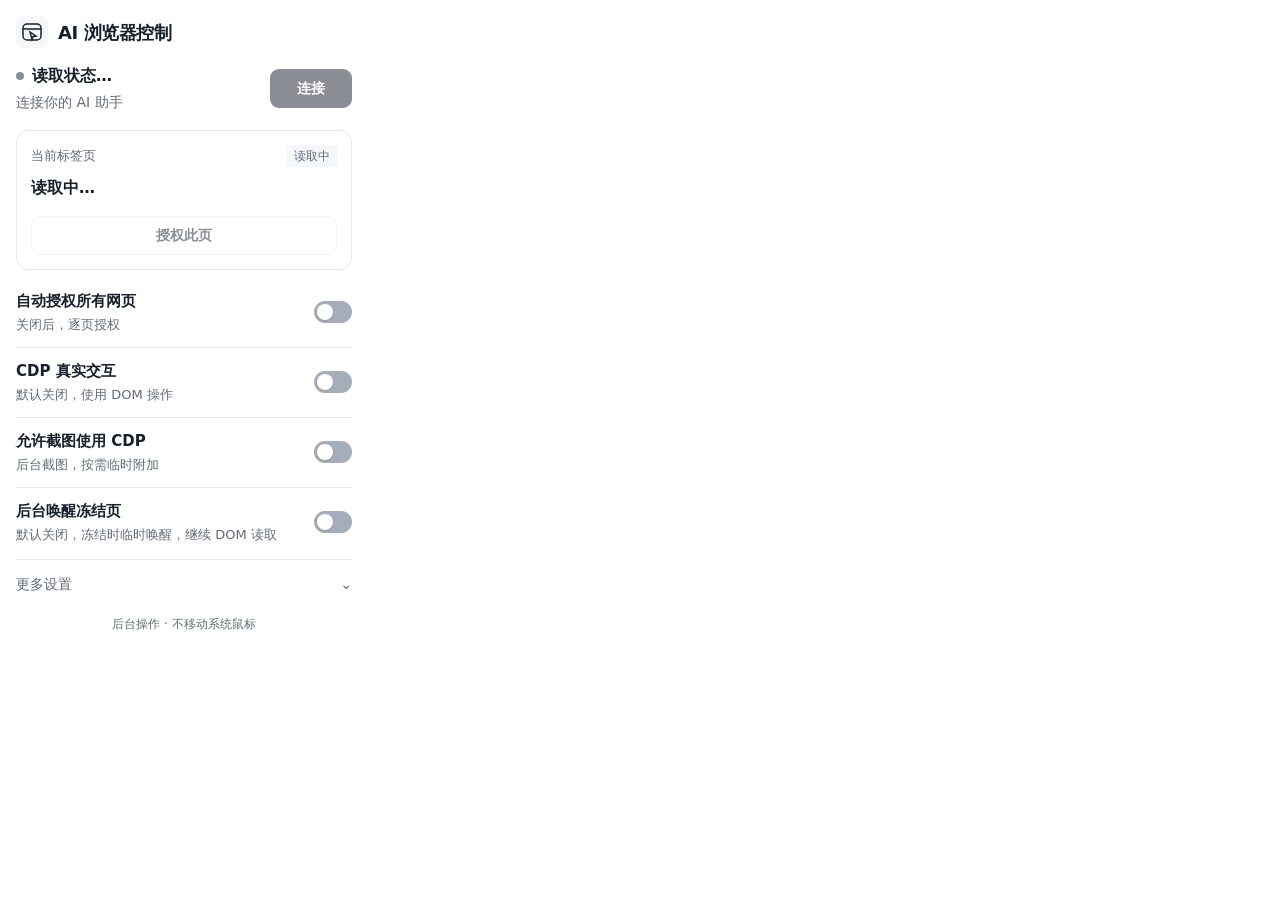
<file: extension/popup.html>
<!doctype html>
<html lang="zh-CN">
<head>
  <meta charset="utf-8">
  <meta name="viewport" content="width=device-width, initial-scale=1">
  <title>AI 浏览器控制</title>
  <link rel="stylesheet" href="popup.css">
  <script src="popup.js" defer></script>
</head>
<body>
<main>
  <header>
    <div class="brand"><span class="brand-icon" aria-hidden="true"><svg viewBox="0 0 24 24" fill="none"><rect x="3" y="4" width="18" height="16" rx="4"/><path d="M3 9h18M7 6.5h.01M10 6.5h.01M10 12l6 4-3 .5-1 3z"/></svg></span><h1>AI 浏览器控制</h1></div>
    <span id="version" class="version"></span>
  </header>
  <section class="connection" aria-label="连接状态">
    <div class="connection-copy"><p class="status" aria-live="polite"><span id="status-dot" class="dot"></span><strong id="status-text">读取状态…</strong></p><p id="connection-detail" class="secondary">连接你的 AI 助手</p></div>
    <button id="toggle" type="button" class="primary" disabled>连接</button>
  </section>
  <p id="message" role="status" aria-live="polite" hidden></p>
  <section class="page" aria-label="当前标签页">
    <div class="section-label">当前标签页<span id="tab-badge" class="badge">读取中</span></div>
    <p id="tab-title" class="tab-title">读取中…</p>
    <p id="tab-domain" class="secondary domain"></p>
    <p id="tab-status" class="secondary"></p>
    <div class="actions">
      <button id="authorize" type="button" class="secondary-button" disabled>授权此页</button>
      <button id="release" type="button" class="secondary-button" disabled hidden>释放此页</button>
    </div>
  </section>
  <section class="options" aria-label="控制选项">
    <label class="switch-row" for="auto-authorize"><span class="switch-copy"><strong>自动授权所有网页</strong><small>关闭后，逐页授权</small></span><input id="auto-authorize" class="switch" type="checkbox" role="switch"></label>
    <label class="switch-row" for="cdp-enabled"><span class="switch-copy"><strong>CDP 真实交互</strong><small id="mode-description">默认关闭，使用 DOM 操作</small></span><input id="cdp-enabled" class="switch" type="checkbox" role="switch"></label>
    <label class="switch-row" for="screenshot-cdp"><span class="switch-copy"><strong>允许截图使用 CDP</strong><small id="screenshot-description">后台截图，按需临时附加</small></span><input id="screenshot-cdp" class="switch" type="checkbox" role="switch"></label>
    <label class="switch-row" for="lifecycle-wake"><span class="switch-copy"><strong>后台唤醒冻结页</strong><small id="lifecycle-wake-description">默认关闭，冻结时临时唤醒，继续 DOM 读取</small></span><input id="lifecycle-wake" class="switch" type="checkbox" role="switch"></label>
  </section>
  <details id="advanced">
    <summary>更多设置<span aria-hidden="true">⌄</span></summary>
    <div class="settings-content">
      <p class="hint">截图也使用浏览器调试权限；仅为截图临时附加的调试器，会在完成后解除。</p>
      <p class="hint">后台唤醒冻结页使用独立 CDP 权限，与 CDP 交互、截图开关互不影响；唤醒只为继续读取，不会切换页面。</p>
      <label class="field-label" for="cursor-hide">光标停留时间 <span class="secondary">秒</span></label>
      <div class="actions"><input id="cursor-hide" type="number" min="0" max="60" step="1" required aria-describedby="hide-hint"><button id="save-hide" type="button" class="secondary-button">保存</button></div>
      <p id="hide-hint" class="hint">默认 10 秒；0 为操作后立即隐藏</p>
      <label class="field-label" for="cursor-trail">轨迹残留时间 <span class="secondary">秒</span></label>
      <div class="actions"><input id="cursor-trail" type="number" min="0" max="60" step="1" required aria-describedby="trail-hint"><button id="save-trail" type="button" class="secondary-button">保存</button></div>
      <p id="trail-hint" class="hint">移动轨迹独立保留，默认 5 秒；最长 60 秒，0 为关闭</p>
      <label class="field-label" for="bridge-port">本机桥端口</label>
      <div class="actions"><input id="bridge-port" type="number" min="1" max="65535" step="1" required><button id="save-port" type="button" class="secondary-button">保存</button></div>
      <p class="hint">多个浏览器可分别连接不同端口</p>
      <a class="help-link" href="https://github.com/Kratosmax/ai-browser-control#更新" target="_blank" rel="noreferrer">更新与接入说明 <span aria-hidden="true">↗</span></a>
    </div>
  </details>
  <footer>后台操作 · 不移动系统鼠标</footer>
</main>
</body>
</html>
</file>
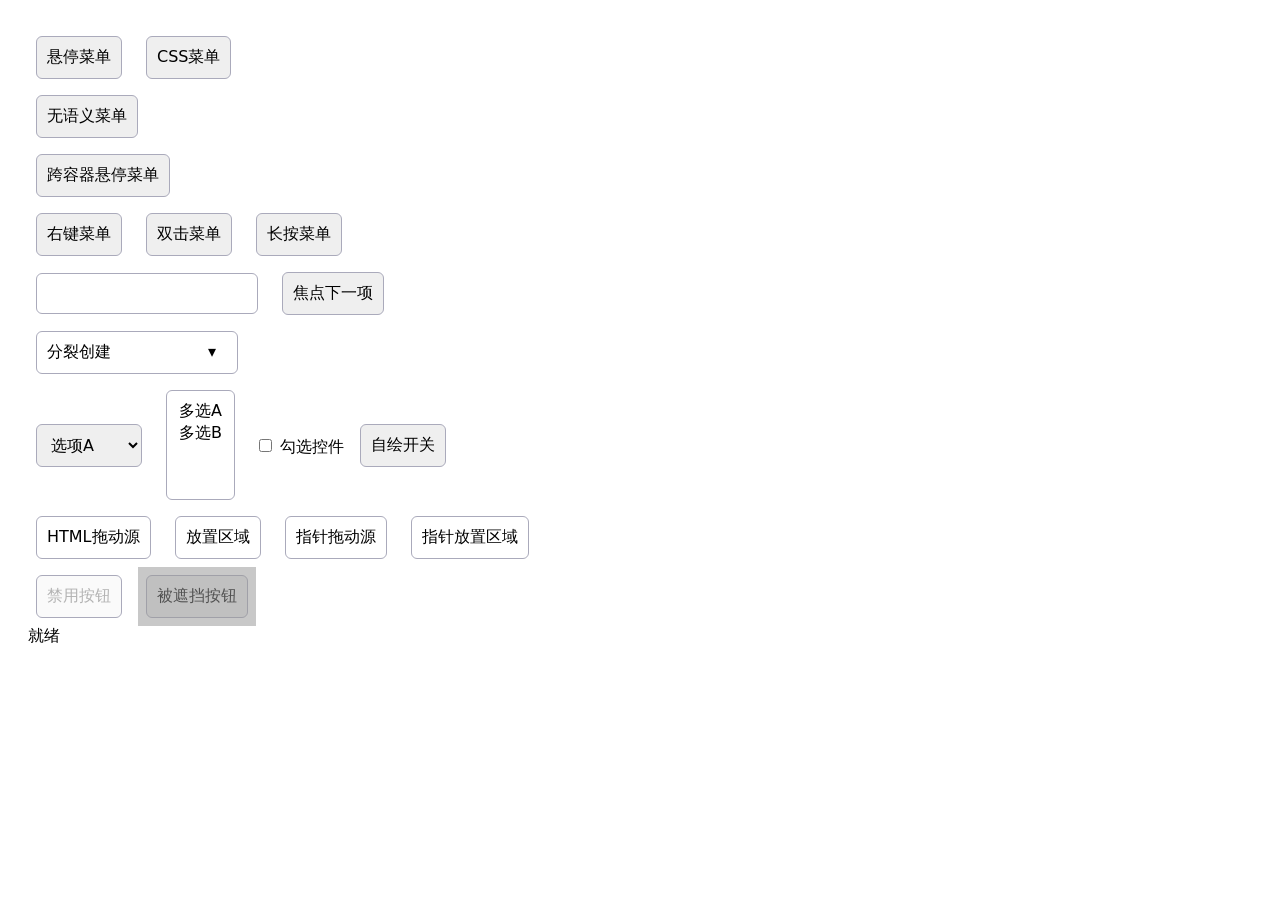
<file: tests/fixtures/interactions.html>
<!doctype html><html lang="zh-CN"><meta charset="utf-8"><title>特殊交互验收</title>
<style>body{font:16px system-ui;padding:20px;max-width:900px}button,input,select,[role=button],[role=group]{font:inherit;margin:8px;padding:10px;border:1px solid #aab;border-radius:6px}section{display:flex;align-items:center;gap:8px}.menu{padding:8px;background:#e6f1ff}.cssmenu{display:none}#csswrap:hover .cssmenu{display:block}#split{width:180px;display:flex;justify-content:space-between;cursor:pointer}#arrow{width:30px;text-align:center}#block{position:relative}#cover{position:absolute;inset:0;background:#9998;z-index:1}output{display:block}</style>
<section><div id="hoverwrap"><button id="hover" aria-haspopup="menu">悬停菜单</button><div id="hovermenu" role="menu" class="menu" hidden><button role="menuitem">悬停选项</button></div></div>
<div id="csswrap"><button aria-haspopup="menu">CSS菜单</button><div class="cssmenu" role="menu"><button role="menuitem">CSS选项</button></div></div></section>
<section><button id="plain" aria-haspopup="list" aria-controls="plainmenu">无语义菜单</button><ul id="plainmenu" hidden><li tabindex="-1">可聚焦菜单项</li><li>普通列表菜单项</li><div style="cursor:pointer">自绘菜单项</div></ul></section>
<section><button id="portalTrigger" aria-haspopup="menu" aria-controls="portalMenu">跨容器悬停菜单</button></section>
<div id="portalMenu" role="menu" hidden style="position:absolute;left:30px;top:80px;z-index:5;background:white;border:1px solid #789"><button role="menuitem" id="portalOption">跨容器选项</button></div>
<section><button id="right">右键菜单</button><button id="double">双击菜单</button><button id="hold">长按菜单</button><div id="special" role="menu" hidden><button role="menuitem">特殊选项</button></div></section>
<section><input id="key" aria-label="键盘菜单"><button id="next">焦点下一项</button><div id="keymenu" role="menu" hidden><button role="menuitem">键盘选项</button></div></section>
<section><div id="split" role="button" aria-label="分裂创建"><span>分裂创建</span><span id="arrow">▾</span></div><div id="splitmenu" role="menu" hidden><button role="menuitem">箭头选项</button></div></section>
<section><select aria-label="原生选择" id="select"><option value="a">选项A</option><option value="b">选项B</option><option value="bad" disabled>禁用选项</option></select>
<select multiple aria-label="原生多选" id="multi"><option value="a">多选A</option><option value="b">多选B</option></select>
<label><input type="checkbox" id="check" aria-label="勾选控件">勾选控件</label><button id="aria" role="switch" aria-checked="false">自绘开关</button></section>
<section><div draggable="true" role="button" id="source">HTML拖动源</div><div role="group" id="drop">放置区域</div><div role="button" id="pointerSource">指针拖动源</div><div role="group" id="pointerDrop">指针放置区域</div></section>
<section><button disabled aria-busy="true">禁用按钮</button><div id="block"><button>被遮挡按钮</button><div id="cover"></div></div></section>
<output id="result">就绪</output>
<script>
window.counts={check:0,main:0,holdClick:0,drop:0,pointerDrop:0};
window.menuEvents=[];
const q=id=>document.getElementById(id);
q('hoverwrap').addEventListener('mouseenter',()=>q('hovermenu').hidden=false);
q('hoverwrap').addEventListener('mouseleave',()=>q('hovermenu').hidden=true);
q('plain').addEventListener('mouseenter',()=>q('plainmenu').hidden=false);
q('plainmenu').onclick=e=>{q('result').textContent=e.target.textContent};
q('portalTrigger').addEventListener('mouseenter',()=>{q('portalMenu').hidden=false;menuEvents.push('trigger-enter')});
q('portalTrigger').addEventListener('mouseleave',e=>{menuEvents.push('trigger-leave');if(!q('portalMenu').contains(e.relatedTarget))q('portalMenu').hidden=true});
q('portalOption').addEventListener('mouseenter',()=>menuEvents.push('option-enter'));
q('portalOption').addEventListener('click',()=>{menuEvents.push('option-click');q('portalMenu').hidden=true;q('result').textContent='跨容器选择成功'});
q('portalMenu').addEventListener('mouseleave',e=>{if(!q('portalTrigger').contains(e.relatedTarget))q('portalMenu').hidden=true});
q('right').addEventListener('contextmenu',e=>{e.preventDefault();q('special').hidden=false;q('result').textContent='右键已展开'});
q('double').addEventListener('dblclick',()=>{q('special').hidden=false;q('result').textContent='双击已展开'});
let timer;q('hold').addEventListener('pointerdown',()=>{timer=setTimeout(()=>{q('special').hidden=false;q('result').textContent='长按已展开'},150)});
q('hold').addEventListener('pointerup',()=>clearTimeout(timer));q('hold').addEventListener('click',()=>counts.holdClick++);
q('key').addEventListener('keydown',e=>{if(e.altKey&&e.key==='ArrowDown'){e.preventDefault();q('keymenu').hidden=false}});
q('split').onclick=e=>{if(e.target.id==='arrow')q('splitmenu').hidden=false;else counts.main++};
q('check').addEventListener('change',()=>counts.check++);q('aria').onclick=()=>q('aria').setAttribute('aria-checked',q('aria').getAttribute('aria-checked')==='true'?'false':'true');
q('source').addEventListener('dragstart',e=>e.dataTransfer.setData('text/plain','fixture'));
q('drop').addEventListener('dragover',e=>e.preventDefault());q('drop').addEventListener('drop',e=>{e.preventDefault();if(e.dataTransfer.getData('text/plain')==='fixture')counts.drop++});
let dragging=false;q('pointerSource').addEventListener('pointerdown',()=>dragging=true);document.addEventListener('pointerup',e=>{if(dragging&&e.target===q('pointerDrop'))counts.pointerDrop++;dragging=false});
</script></html>
</file>
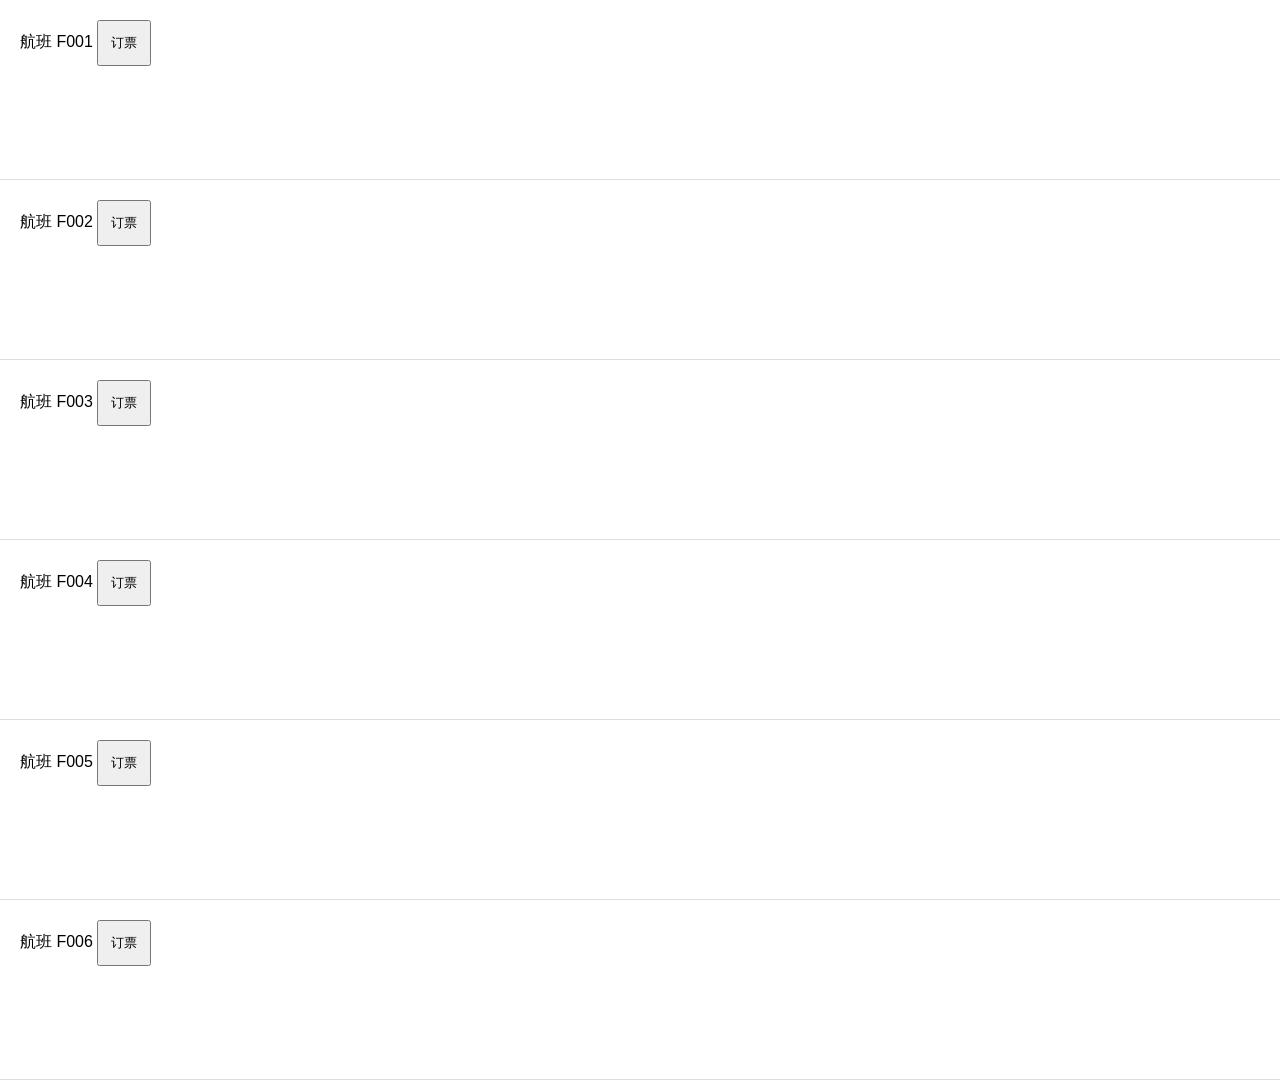
<file: tests/fixtures/loading.html>
<!doctype html><meta charset="utf-8"><style>
body{margin:0;font:16px sans-serif}article{height:180px;box-sizing:border-box;padding:20px;border-bottom:1px solid #ddd}
button{padding:12px}#nested{height:450px;overflow:auto}#modal{position:fixed;inset:0;background:#8888}
</style><main></main><output></output><script>
const mode=new URL(location.href).searchParams.get('mode');
const main=document.querySelector('main');let count=0,pending=false;
const row=i=>`<article><span>航班 F${String(i).padStart(3,'0')}</span> <button onclick="this.textContent='收起';this.setAttribute('aria-expanded','true');document.querySelector('output').textContent=this.previousElementSibling.textContent">订票</button></article>`;
function append(n){for(let i=0;i<n;i++)main.insertAdjacentHTML('beforeend',row(++count));}
if(mode==='virtual'){
  document.body.style.height='5400px';main.style.position='absolute';
  for(let i=1;i<=5;i++)main.insertAdjacentHTML('beforeend',row(i));
  function render(){const start=Math.min(26,Math.floor(scrollY/180)+1);main.style.top=(start-1)*180+'px';main.querySelectorAll('article').forEach((a,i)=>{a.firstElementChild.textContent='航班 F'+String(start+i).padStart(3,'0');a.querySelector('button').textContent='订票';});}
  addEventListener('scroll',render);render();
}else if(mode==='nested'){
  main.id='nested';main.setAttribute('role','list');append(10);
}else{
  append(6);
  addEventListener('scroll',()=>{
    if(pending||scrollY+innerHeight<document.documentElement.scrollHeight-4||(mode!=='infinite'&&count>=18))return;
    pending=true;main.setAttribute('aria-busy','true');
    setTimeout(()=>{append(6);pending=false;main.removeAttribute('aria-busy');if(mode!=='infinite'&&count===18)main.insertAdjacentHTML('beforeend','<p>已加载全部18个航班</p>');},650);
  });
}
if(mode==='modal')document.body.insertAdjacentHTML('beforeend','<div id="modal" role="dialog"><button>我知道了</button></div>');
</script>
</file>
<file: extension/popup.css>
:root {
  color-scheme: light dark;
  font: 16px/1.5 system-ui, "Microsoft YaHei", sans-serif;
  --bg: #fff; --surface: #f5f6f8; --text: #18202c; --muted: #626b78;
  --line: #e6e8ec; --accent: #1866d6; --soft: #edf4ff; --success: #18754a; --error: #b42318;
  color: var(--text); background: var(--bg);
}
* { box-sizing: border-box; }
body { margin: 0; width: 368px; }
main { padding: 16px; }
header, .brand, .connection, .section-label, .switch-row, summary { display: flex; align-items: center; }
header { justify-content: space-between; gap: 8px; margin-bottom: 16px; }
.brand { gap: 10px; min-width: 0; }
.brand-icon { width: 32px; height: 32px; background: var(--surface); border-radius: 9px; display: grid; place-items: center; flex: none; }
.brand-icon svg { width: 24px; height: 24px; stroke: currentColor; stroke-width: 1.5; }
h1 { font-size: 18px; font-weight: 650; margin: 0; letter-spacing: -.4px; }
.version { font-size: 12px; color: var(--muted); }
p { margin: 0; }
.connection { justify-content: space-between; gap: 16px; }
.connection-copy { min-width: 0; }
.status { display: flex; align-items: center; gap: 8px; }
.status strong { font-weight: 650; }
.dot { width: 8px; height: 8px; border-radius: 50%; background: #87909e; flex: none; }
.dot.on { background: var(--success); box-shadow: 0 0 0 3px color-mix(in srgb, var(--success) 12%, transparent); }
.dot.wait { background: #a96a10; }
.dot.err { background: var(--error); }
.secondary, .hint { color: var(--muted); font-size: 14px; line-height: 1.55; }
#connection-detail { margin-top: 4px; overflow-wrap: anywhere; }
button { font: inherit; font-size: 14px; font-weight: 600; cursor: pointer; border-radius: 9px; min-height: 38px; padding: 8px 14px; border: 1px solid transparent; white-space: nowrap; transition: background 120ms ease, transform 120ms ease; }
button:active:not(:disabled) { transform: scale(.98); }
button:disabled { cursor: default; opacity: .5; }
button:focus-visible, input:focus-visible, summary:focus-visible, a:focus-visible { outline: 3px solid color-mix(in srgb, var(--accent) 65%, transparent); outline-offset: 3px; }
.primary { background: var(--text); color: var(--bg); min-width: 82px; flex: none; }
.primary:hover:not(:disabled) { background: color-mix(in srgb, var(--text) 85%, var(--bg)); }
.primary.connected { color: var(--text); background: var(--surface); border-color: var(--line); }
.secondary-button { background: var(--bg); color: var(--text); border-color: var(--line); }
.secondary-button:hover:not(:disabled) { background: var(--surface); }
#message { margin: 14px 0 0; padding: 10px 12px; border-radius: 8px; background: var(--soft); color: var(--accent); font-size: 14px; overflow-wrap: anywhere; }
#message.error { background: color-mix(in srgb, var(--error) 8%, var(--bg)); color: var(--error); }
.page { margin: 16px 0 8px; padding: 14px; border: 1px solid var(--line); border-radius: 12px; }
.section-label { justify-content: space-between; gap: 12px; font-size: 13px; color: var(--muted); margin-bottom: 9px; }
.badge { font-size: 12px; padding: 2px 7px; border-radius: 5px; background: var(--surface); color: var(--muted); white-space: nowrap; }
.badge.allowed { background: color-mix(in srgb, var(--success) 9%, var(--bg)); color: var(--success); }
.tab-title { font-size: 16px; font-weight: 600; line-height: 1.5; overflow-wrap: anywhere; display: -webkit-box; -webkit-line-clamp: 2; -webkit-box-orient: vertical; overflow: hidden; }
.domain { overflow: hidden; text-overflow: ellipsis; white-space: nowrap; margin-top: 4px; }
#tab-status { margin-top: 5px; }
.actions { display: flex; gap: 8px; margin-top: 12px; }
.page .actions button { width: 100%; }
.switch-row { justify-content: space-between; gap: 16px; padding: 12px 0; cursor: pointer; }
.switch-row + .switch-row { border-top: 1px solid var(--line); }
.switch-copy { display: flex; flex-direction: column; gap: 3px; min-width: 0; }
.switch-copy strong { font-size: 15px; font-weight: 600; }
.switch-copy small { color: var(--muted); font-size: 13px; line-height: 1.5; }
.switch { appearance: none; width: 38px; height: 22px; margin: 0; border-radius: 20px; background: #a6adba; flex: none; position: relative; cursor: pointer; transition: background 120ms ease; }
.switch::after { content: ''; position: absolute; top: 3px; left: 3px; width: 16px; height: 16px; border-radius: 50%; background: white; box-shadow: 0 1px 2px #0002; transition: transform 120ms ease; }
.switch:checked { background: var(--accent); }
.switch:checked::after { transform: translateX(16px); }
.switch:disabled { opacity: .5; cursor: default; }
details { border-top: 1px solid var(--line); margin-top: 2px; }
summary { justify-content: space-between; font-size: 14px; color: var(--muted); cursor: pointer; padding: 14px 0; list-style: none; }
summary::-webkit-details-marker { display: none; }
details[open] summary span { transform: rotate(180deg); }
.settings-content { padding: 0 0 8px; }
.field-label { display: block; font-size: 14px; font-weight: 600; margin-top: 8px; }
input[type=number] { width: 100%; min-width: 0; border: 1px solid var(--line); border-radius: 8px; padding: 8px 10px; color: var(--text); background: var(--surface); font: inherit; font-size: 15px; }
.hint { font-size: 12px; margin: 7px 0 16px; }
.help-link { display: flex; justify-content: space-between; color: var(--accent); font-size: 14px; text-decoration: none; padding: 4px 0; }
footer { text-align: center; font-size: 12px; color: var(--muted); padding-top: 6px; }
[hidden] { display: none !important; }
@media (prefers-color-scheme: dark) {
  :root { --bg: #202124; --surface: #2b2d31; --text: #f0f1f3; --muted: #b0b6c0; --line: #3a3e44; --accent: #8cbcff; --soft: #25334a; --success: #7ed6a6; --error: #ffaaa0; }
  .switch:checked { background: #4285eb; }
}
@media (prefers-reduced-motion: reduce) { *, *::after { transition: none !important; } }
</file>
